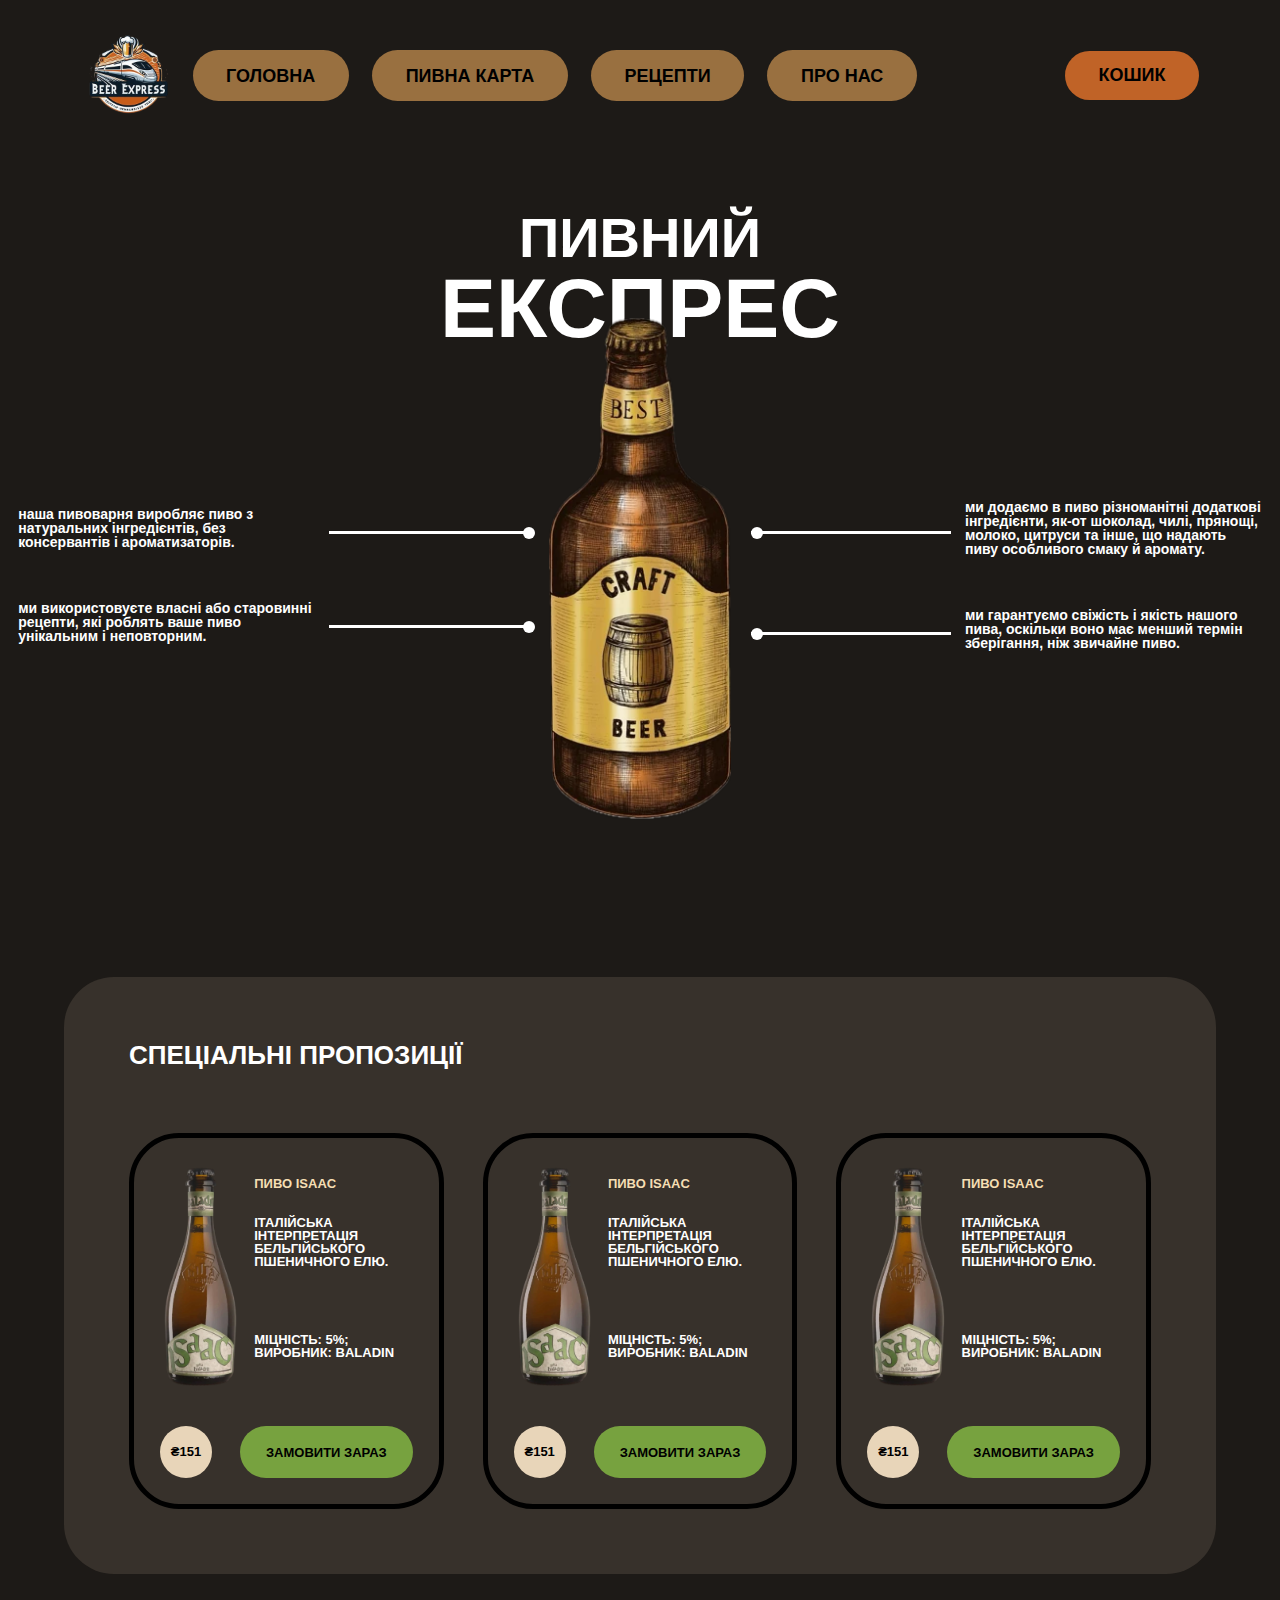
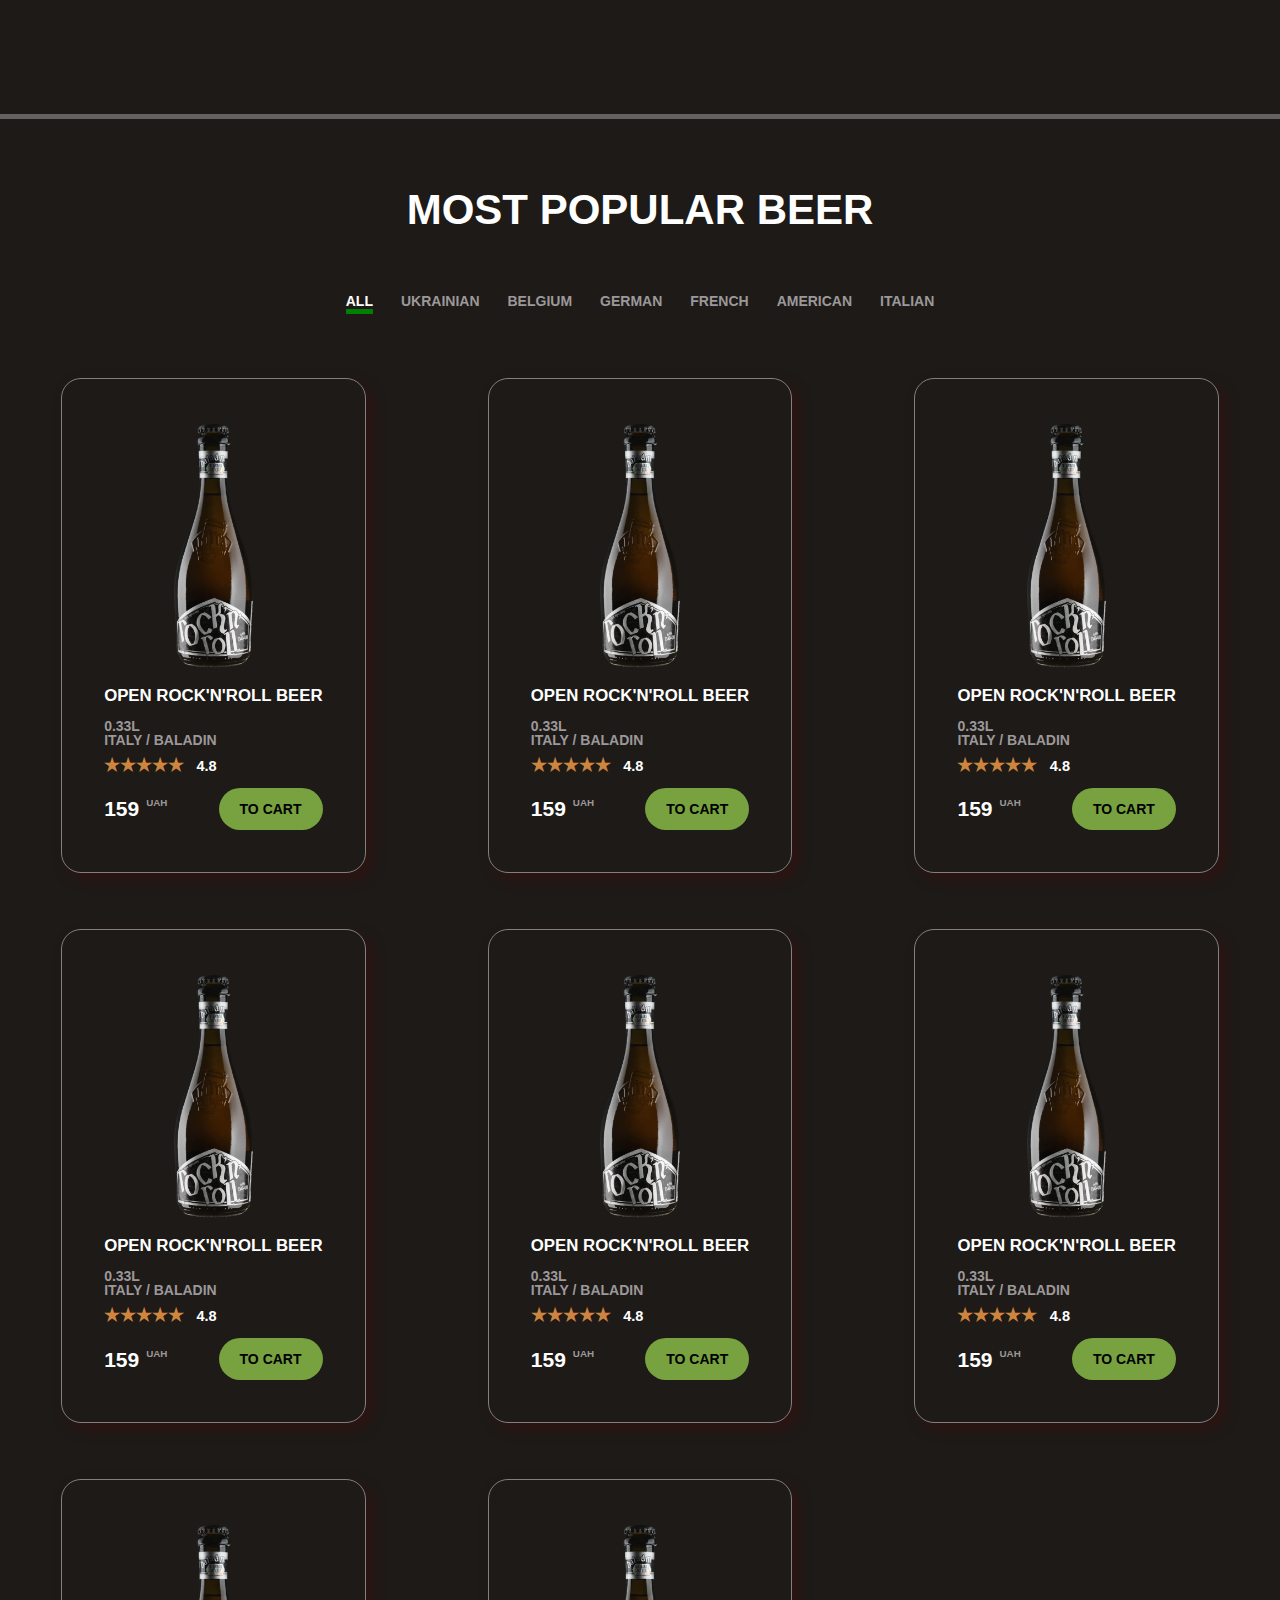
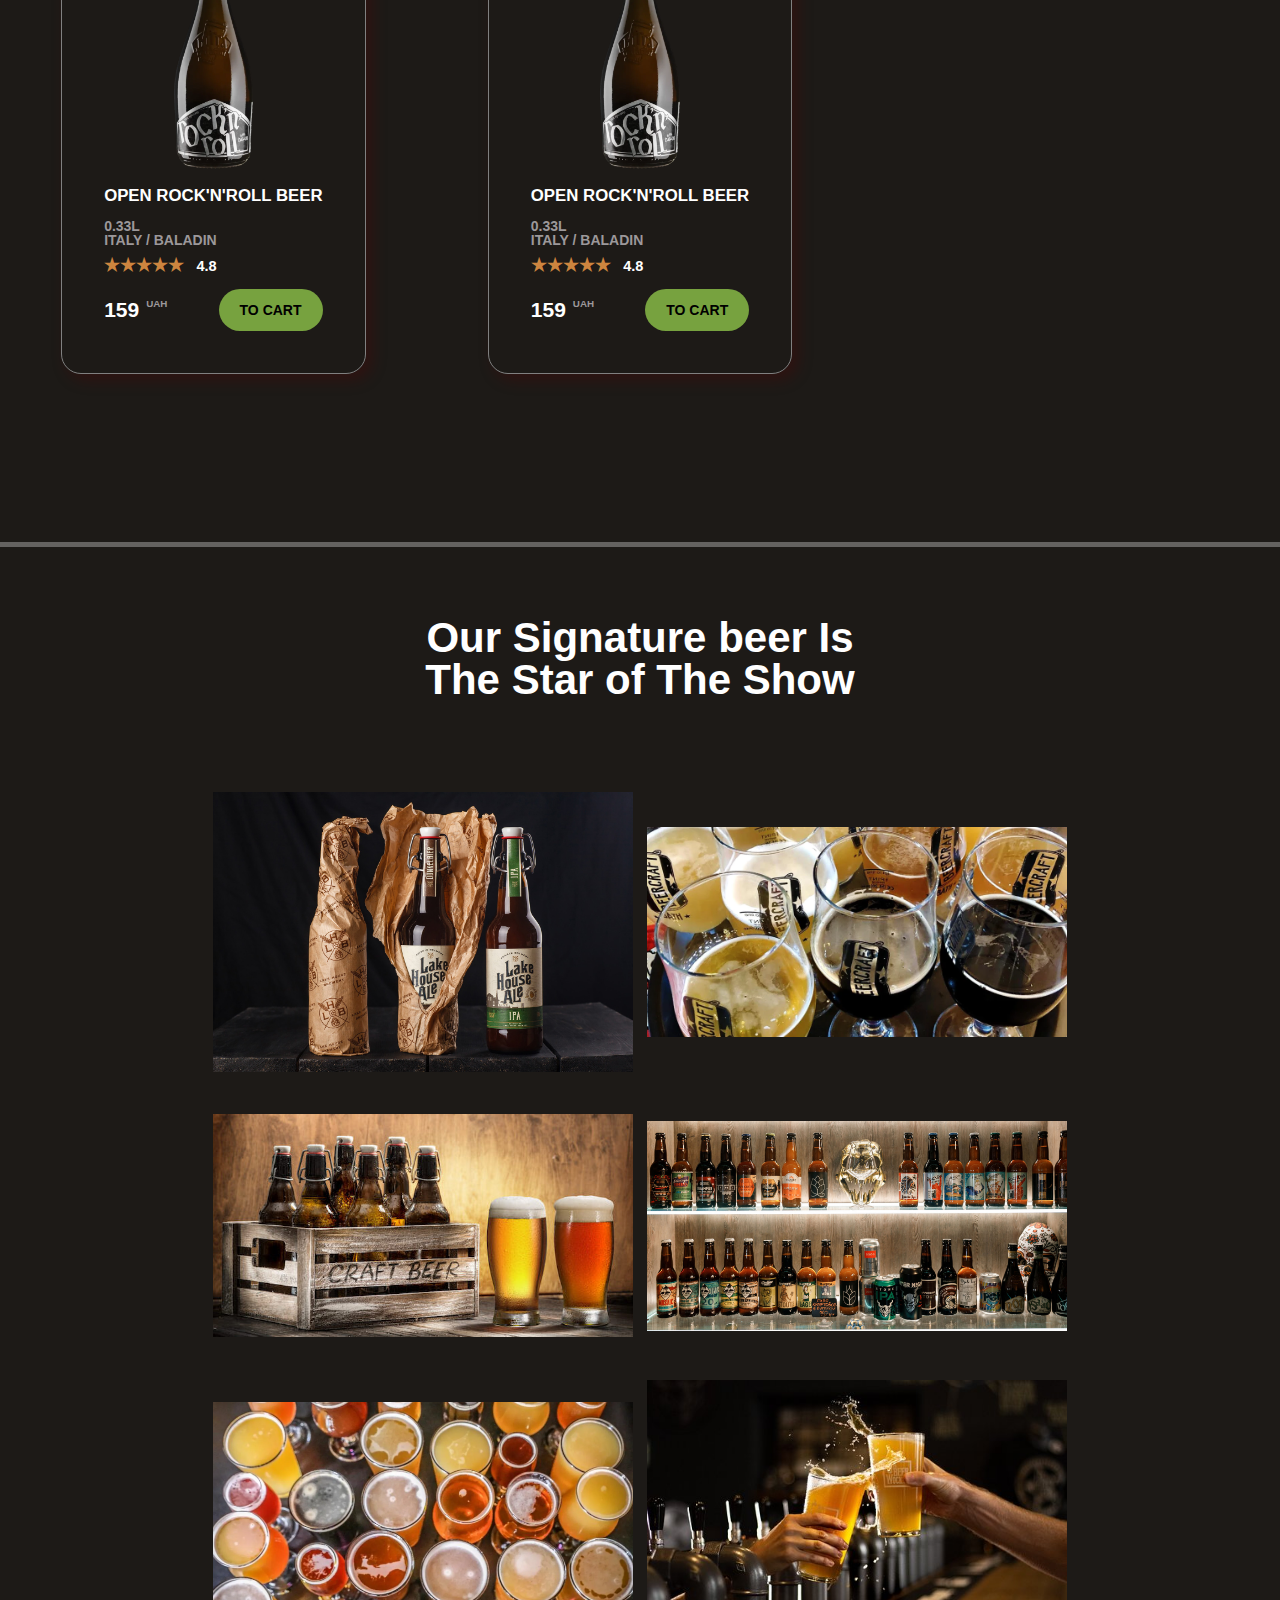
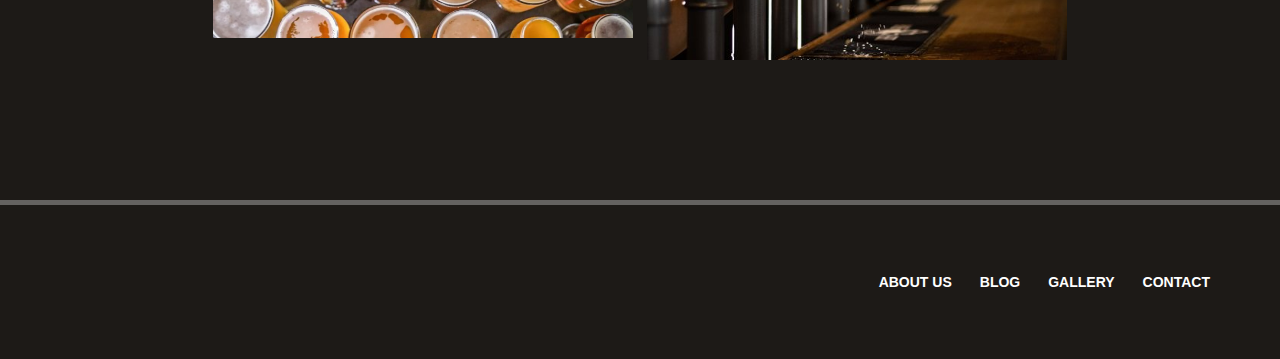
<file: index.html>
<!DOCTYPE html>
<html lang="en">

<head>
    <meta charset="UTF-8">
    <meta name="viewport" content="width=device-width, initial-scale=1.0">
    <link rel="stylesheet" href="styles/default.css">
    <link rel="stylesheet" href="styles/header.css">
    <link rel="stylesheet" href="styles/main.css">
    <link rel="stylesheet" href="styles/mainPage/main.aboutus.css">
    <link rel="stylesheet" href="styles/mainPage/main.offers.css">
    <link rel="stylesheet" href="styles/mainPage/main.shop.css">
    <link rel="stylesheet" href="styles/mainPage/main.images.css">
    <link rel="stylesheet" href="styles/footer.css">
    <title>Beer Express</title>
</head>

<body>
    <header class="header wrapper">
        <div class="header__container">
            <div class="header__nav nav">
                <img src="assets/logo_train.png" alt="Logo" class="nav__image">
                <ul class="nav__menu">
                    <li class="nav__item">
                        <a href="index.html" class="nav__link">Головна</a>
                    </li>
                    <li class="nav__item">
                        <a href="./beers.html" class="nav__link">Пивна карта</a>
                    </li>
                    <li class="nav__item">
                        <a href="./recipes.html" class="nav__link">РЕцепти</a>
                    </li>
                    <li class="nav__item">
                        <a href="./aboutUs.html" class="nav__link">про нас</a>
                    </li>
                </ul>
            </div>
            <div class="header__actions">
                <a href="#" class="header__burger">
                    <img src="assets/burger.svg" alt="Menu">
                </a>
                <a href="#" class="header__button">Кошик</a>
            </div>
        </div>
    </header>
    <main class="main wrapper">

        <section class="main__aboutus aboutus">
            <h2 class="aboutus__title">пивний <span>експрес</span></h2>
            <div class="about-us">
                <div class="about-us__content">
                    <div class="about-us__left">
                        <div class="about-us__text about-us__text--one">
                            <p class="about-us__paragraph">
                                наша пивоварня виробляє пиво з натуральних інгредієнтів, без консервантів і
                                ароматизаторів.
                            </p>
                            <div class="about-us__line about-us__line--one"></div>
                        </div>
                        <div class="about-us__text about-us__text--two">
                            <p class="about-us__paragraph">
                                ми використовуєте власні або старовинні рецепти, які роблять ваше пиво унікальним і
                                неповторним.
                            </p>
                            <div class="about-us__line about-us__line--two"></div>
                        </div>
                    </div>
                    <img class="about-us__middle" src="assets/mainbeer.webp" alt="Beer Image">
                    <div class="about-us__right">
                        <div class="about-us__text about-us__text--three">
                            <p class="about-us__paragraph">
                                ми додаємо в пиво різноманітні додаткові інгредієнти, як-от шоколад, чилі, прянощі,
                                молоко, цитруси та інше, що надають пиву особливого смаку й аромату.
                            </p>
                            <div class="about-us__line about-us__line--three"></div>
                        </div>
                        <div class="about-us__text about-us__text--four">
                            <p class="about-us__paragraph">
                                ми гарантуємо свіжість і якість нашого пива, оскільки воно має менший термін зберігання,
                                ніж звичайне пиво.
                            </p>
                            <div class="about-us__line about-us__line--four"></div>
                        </div>
                    </div>
                </div>
            </div>
        </section>

        <section class="main__offers offers">
            <h2 class="offers__title">Спеціальні пропозиції</h2>
            <div class="offers__list">
                <div class="offers__item">
                    <div class="offers__info">
                        <img src="assets/beerOrderds.webp" alt="" class="offers__image">
                        <div class="offers__details">
                            <h6 class="offers__name">Пиво Isaac</h6>
                            <p class="offers__description">Італійська інтерпретація бельгійського пшеничного елю.</p>
                            <p class="offers__specs">міцність: 5%; виробник: BAladin</p>
                        </div>
                    </div>
                    <div class="offers__actions">
                        <span class="offers__price">₴151</span>
                        <a href="#" class="offers__order-link">Замовити зараз</a>
                    </div>
                </div>
                <div class="offers__item">
                    <div class="offers__info">
                        <img src="assets/beerOrderds.webp" alt="" class="offers__image">
                        <div class="offers__details">
                            <h6 class="offers__name">Пиво Isaac</h6>
                            <p class="offers__description">Італійська інтерпретація бельгійського пшеничного елю.</p>
                            <p class="offers__specs">міцність: 5%; виробник: BAladin</p>
                        </div>
                    </div>
                    <div class="offers__actions">
                        <span class="offers__price">₴151</span>
                        <a href="#" class="offers__order-link">Замовити зараз</a>
                    </div>
                </div>
                <div class="offers__item">
                    <div class="offers__info">
                        <img src="assets/beerOrderds.webp" alt="" class="offers__image">
                        <div class="offers__details">
                            <h6 class="offers__name">Пиво Isaac</h6>
                            <p class="offers__description">Італійська інтерпретація бельгійського пшеничного елю.</p>
                            <p class="offers__specs">міцність: 5%; виробник: BAladin</p>
                        </div>
                    </div>
                    <div class="offers__actions">
                        <span class="offers__price">₴151</span>
                        <a href="#" class="offers__order-link">Замовити зараз</a>
                    </div>
                </div>
            </div>
        </section>


        <section class="main__shop shop">
            <h2 class="shop__title">Most popular beer</h2>
            <ul class="shop__kinds kinds">
                <li class="kinds__item">
                    <a href="" class="kinds__link">All</a>
                </li>
                <li class="kinds__item">
                    <a href="" class="kinds__link">Ukrainian</a>
                </li>
                <li class="kinds__item">
                    <a href="" class="kinds__link">Belgium</a>
                </li>
                <li class="kinds__item">
                    <a href="" class="kinds__link">German</a>
                </li>
                <li class="kinds__item">
                    <a href="" class="kinds__link">French</a>
                </li>
                <li class="kinds__item">
                    <a href="" class="kinds__link">American</a>
                </li>
                <li class="kinds__item">
                    <a href="" class="kinds__link">Italian</a>
                </li>
            </ul>
            <div class="shop__products product">
                <div class="product__container">
                    <div class="product__wrapper">
                        <img src="assets/beerAgain.webp" alt="" class="product__image">
                        <h5 class="product__title">Open Rock'n'Roll beer</h5>
                        <p class="product__qty">0.33l</p>
                        <p class="product__region">Italy / baladin</p>
                        <span class="product__rate">★★★★★ <span>4.8</span></span>
                        <div class="product__actions">
                            <div class="product__price">
                                <p class="product__price__numbers">159</p>
                                <p class="product__price__currency">UAH</p>
                            </div>
                            <a href="" class="product__price__button">TO CART</a>
                        </div>
                    </div>
                </div>

                <div class="product__container">
                    <div class="product__wrapper">
                        <img src="assets/beerAgain.webp" alt="" class="product__image">
                        <h5 class="product__title">Open Rock'n'Roll beer</h5>
                        <p class="product__qty">0.33l</p>
                        <p class="product__region">Italy / baladin</p>
                        <span class="product__rate">★★★★★ <span>4.8</span></span>
                        <div class="product__actions">
                            <div class="product__price">
                                <p class="product__price__numbers">159</p>
                                <p class="product__price__currency">UAH</p>
                            </div>
                            <a href="" class="product__price__button">TO CART</a>
                        </div>
                    </div>
                </div>

                <div class="product__container">
                    <div class="product__wrapper">
                        <img src="assets/beerAgain.webp" alt="" class="product__image">
                        <h5 class="product__title">Open Rock'n'Roll beer</h5>
                        <p class="product__qty">0.33l</p>
                        <p class="product__region">Italy / baladin</p>
                        <span class="product__rate">★★★★★ <span>4.8</span></span>
                        <div class="product__actions">
                            <div class="product__price">
                                <p class="product__price__numbers">159</p>
                                <p class="product__price__currency">UAH</p>
                            </div>
                            <a href="" class="product__price__button">TO CART</a>
                        </div>
                    </div>
                </div>

                <div class="product__container">
                    <div class="product__wrapper">
                        <img src="assets/beerAgain.webp" alt="" class="product__image">
                        <h5 class="product__title">Open Rock'n'Roll beer</h5>
                        <p class="product__qty">0.33l</p>
                        <p class="product__region">Italy / baladin</p>
                        <span class="product__rate">★★★★★ <span>4.8</span></span>
                        <div class="product__actions">
                            <div class="product__price">
                                <p class="product__price__numbers">159</p>
                                <p class="product__price__currency">UAH</p>
                            </div>
                            <a href="" class="product__price__button">TO CART</a>
                        </div>
                    </div>
                </div>

                <div class="product__container">
                    <div class="product__wrapper">
                        <img src="assets/beerAgain.webp" alt="" class="product__image">
                        <h5 class="product__title">Open Rock'n'Roll beer</h5>
                        <p class="product__qty">0.33l</p>
                        <p class="product__region">Italy / baladin</p>
                        <span class="product__rate">★★★★★ <span>4.8</span></span>
                        <div class="product__actions">
                            <div class="product__price">
                                <p class="product__price__numbers">159</p>
                                <p class="product__price__currency">UAH</p>
                            </div>
                            <a href="" class="product__price__button">TO CART</a>
                        </div>
                    </div>
                </div>

                <div class="product__container">
                    <div class="product__wrapper">
                        <img src="assets/beerAgain.webp" alt="" class="product__image">
                        <h5 class="product__title">Open Rock'n'Roll beer</h5>
                        <p class="product__qty">0.33l</p>
                        <p class="product__region">Italy / baladin</p>
                        <span class="product__rate">★★★★★ <span>4.8</span></span>
                        <div class="product__actions">
                            <div class="product__price">
                                <p class="product__price__numbers">159</p>
                                <p class="product__price__currency">UAH</p>
                            </div>
                            <a href="" class="product__price__button">TO CART</a>
                        </div>
                    </div>
                </div>

                <div class="product__container">
                    <div class="product__wrapper">
                        <img src="assets/beerAgain.webp" alt="" class="product__image">
                        <h5 class="product__title">Open Rock'n'Roll beer</h5>
                        <p class="product__qty">0.33l</p>
                        <p class="product__region">Italy / baladin</p>
                        <span class="product__rate">★★★★★ <span>4.8</span></span>
                        <div class="product__actions">
                            <div class="product__price">
                                <p class="product__price__numbers">159</p>
                                <p class="product__price__currency">UAH</p>
                            </div>
                            <a href="" class="product__price__button">TO CART</a>
                        </div>
                    </div>
                </div>

                <div class="product__container">
                    <div class="product__wrapper">
                        <img src="assets/beerAgain.webp" alt="" class="product__image">
                        <h5 class="product__title">Open Rock'n'Roll beer</h5>
                        <p class="product__qty">0.33l</p>
                        <p class="product__region">Italy / baladin</p>
                        <span class="product__rate">★★★★★ <span>4.8</span></span>
                        <div class="product__actions">
                            <div class="product__price">
                                <p class="product__price__numbers">159</p>
                                <p class="product__price__currency">UAH</p>
                            </div>
                            <a href="" class="product__price__button">TO CART</a>
                        </div>
                    </div>
                </div>
        </section>

        <section class="main__images images">
            <h2 class="images__title">Our Signature beer Is The Star of The Show</h2>
            <div class="images__template">
                <img src="assets/imageFirst.png" alt="beer" class="images__img">
                <img src="assets/imageSecond.png" alt="more beer" class="images__img">
                <img src="assets/imagesThird.png" alt="omg another image of beer" class="images__img">
                <img src="assets/imageFourth.png" alt="i want more beer" class="images__img"">
                <img src=" assets/imageFifth.png" alt="pls beer" class="images__img">
                <img src="assets/imageSix.png" alt="be" class="images__img">
            </div>
        </section>

        <section class="main__delivering"></section>

    </main>
    <footer class="footer">
        <div class="footer__info wrapper">
            <ul>
                <li>
                    <a href="./aboutUs.html">about us</a>
                </li>
                <li>
                    <a href="">Blog</a>
                </li>
                <li>
                    <a href="">gallery</a>
                </li>
                <li>
                    <a href="">contact</a>
                </li>
            </ul>
        </div>
    </footer>
</body>

</html>
</file>
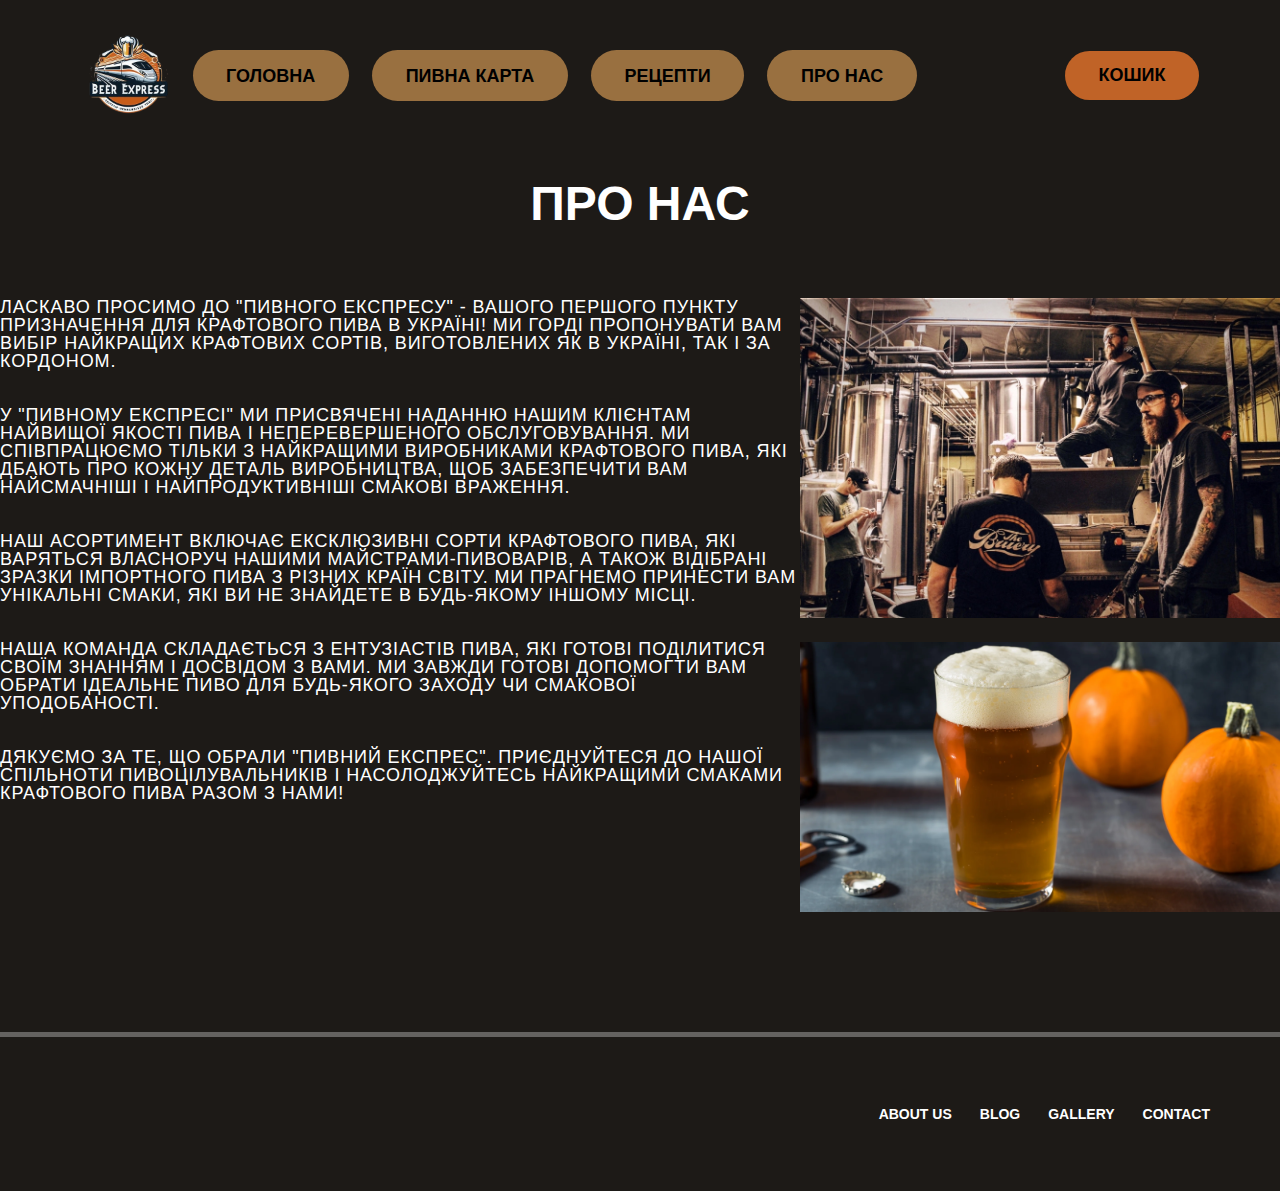
<file: aboutUs.html>
<!DOCTYPE html>
<html lang="en">

<head>
    <meta charset="UTF-8">
    <meta name="viewport" content="width=device-width, initial-scale=1.0">
    <link rel="stylesheet" href="./styles/footer.css">
    <link rel="stylesheet" href="./styles/header.css">
    <link rel="stylesheet" href="./styles/default.css">
    <link rel="stylesheet" href="./styles/main.css">
    <link rel="stylesheet" href="./styles/mainAboutUs/main.aboutUs.css">
    <title>Про нас</title>
</head>

<body>
    <header class="header wrapper">
        <div class="header__container">
            <div class="header__nav nav">
                <img src="assets/logo_train.png" alt="Logo" class="nav__image">
                <ul class="nav__menu">
                    <li class="nav__item">
                        <a href="index.html" class="nav__link">Головна</a>
                    </li>
                    <li class="nav__item">
                        <a href="./beers.html" class="nav__link">Пивна карта</a>
                    </li>
                    <li class="nav__item">
                        <a href="./recipes.html" class="nav__link">Рецепти</a>
                    </li>
                    <li class="nav__item">
                        <a href="./aboutUs.html" class="nav__link">про нас</a>
                    </li>
                </ul>
            </div>
            <div class="header__actions">
                <a href="#" class="header__burger">
                    <img src="assets/burger.svg" alt="Menu">
                </a>
                <a href="#" class="header__button">Кошик</a>
            </div>
        </div>
    </header>
    <main class="main wrapper">
        <h2 class="main__title">ПРо нас</h2>
        <div class="main__container">
            <div class="main__info">
                <p>
                    Ласкаво просимо до "Пивного експресу" - вашого першого пункту призначення для крафтового пива в
                    Україні!
                    Ми горді
                    пропонувати вам вибір найкращих крафтових сортів, виготовлених як в Україні, так і за кордоном.
                </p>
                <p>
                    У "Пивному експресі" ми присвячені наданню нашим клієнтам найвищої якості пива і неперевершеного
                    обслуговування. Ми
                    співпрацюємо тільки з найкращими виробниками крафтового пива, які дбають про кожну деталь
                    виробництва,
                    щоб забезпечити
                    вам найсмачніші і найпродуктивніші смакові враження.
                </p>
                <p>
                    Наш асортимент включає ексклюзивні сорти крафтового пива, які варяться власноруч нашими
                    майстрами-пивоварів, а також
                    відібрані зразки імпортного пива з різних країн світу. Ми прагнемо принести вам унікальні смаки, які
                    ви
                    не знайдете в
                    будь-якому іншому місці.
                </p>
                <p>
                    Наша команда складається з ентузіастів пива, які готові поділитися своїм знанням і досвідом з вами.
                    Ми
                    завжди готові
                    допомогти вам обрати ідеальне пиво для будь-якого заходу чи смакової уподобаності.
                </p>
                <p>
                    Дякуємо за те, що обрали "Пивний експрес". Приєднуйтеся до нашої спільноти пивоцілувальників і
                    насолоджуйтесь найкращими
                    смаками крафтового пива разом з нами!
                </p>
            </div>
            <div class="main__images">
                <img src="assets/aboutUsFirst.jpg" alt="">
                <img src="assets/aboutusSecond.webp" alt="">
            </div>
        </div>
        </div>
    </main>
    <footer class="footer">
        <div class="footer__info wrapper">
            <ul>
                <li>
                    <a href="./aboutUs.html">about us</a>
                </li>
                <li>
                    <a href="">Blog</a>
                </li>
                <li>
                    <a href="">gallery</a>
                </li>
                <li>
                    <a href="">contact</a>
                </li>
            </ul>
        </div>
    </footer>
</body>
</body>

</html>
</file>
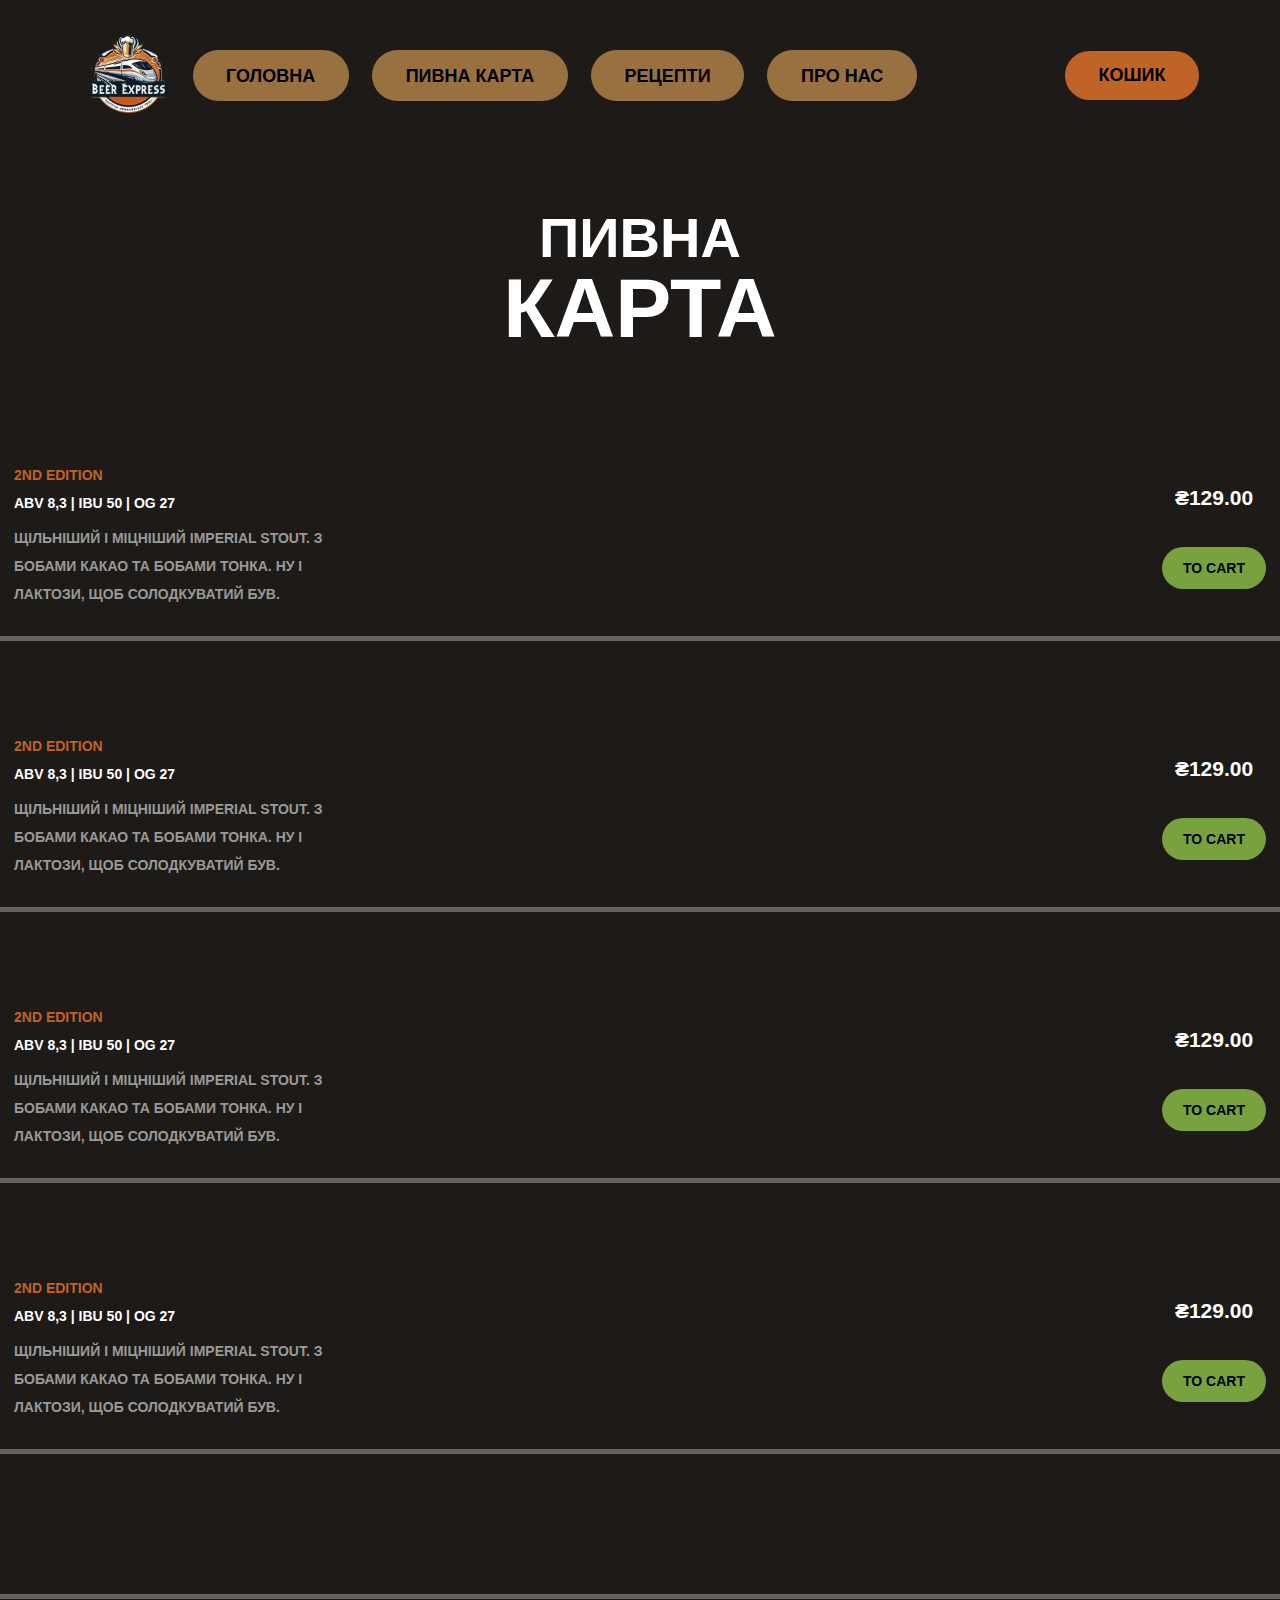
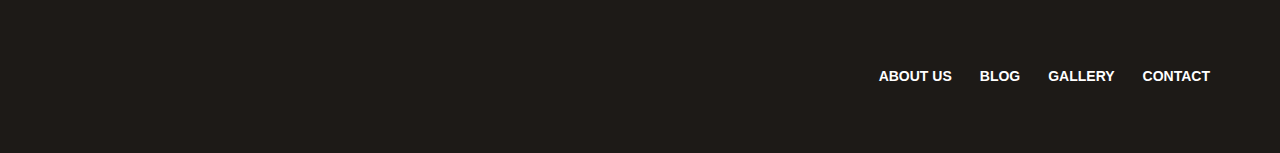
<file: beers.html>
<!DOCTYPE html>
<html lang="en">

<head>
    <meta charset="UTF-8">
    <meta name="viewport" content="width=device-width, initial-scale=1.0">
    <link rel="stylesheet" href="./styles/footer.css">
    <link rel="stylesheet" href="./styles/header.css">
    <link rel="stylesheet" href="./styles/default.css">
    <link rel="stylesheet" href="./styles/main.css">
    <link rel="stylesheet" href="./styles/mainBeer/main.beerCard.css">
    <title>Пиво</title>
</head>

<body>
    <header class="header wrapper">
        <div class="header__container">
            <div class="header__nav nav">
                <img src="assets/logo_train.png" alt="Logo" class="nav__image">
                <ul class="nav__menu">
                    <li class="nav__item">
                        <a href="index.html" class="nav__link">Головна</a>
                    </li>
                    <li class="nav__item">
                        <a href="./beers.html" class="nav__link">Пивна карта</a>
                    </li>
                    <li class="nav__item">
                        <a href="./recipes.html" class="nav__link">РЕцепти</a>
                    </li>
                    <li class="nav__item">
                        <a href="./aboutUs.html" class="nav__link">про нас</a>
                    </li>
                </ul>
            </div>
            <div class="header__actions">
                <a href="#" class="header__burger">
                    <img src="assets/burger.svg" alt="Menu">
                </a>
                <a href="#" class="header__button">Кошик</a>
            </div>
        </div>
    </header>
    <main class="main wrapper">
        <h2 class="main__title">пивна <span>карта</span></h2>
        <div class="main__list">
            <div class="main__item item">
                <div class="item__description">
                    <h4 class="item__title">2nd Edition</h4>
                    <p class="item__specs">Abv 8,3 | Ibu 50 | Og 27</p>
                    <p class="item__details">Щільніший і міцніший Imperial Stout. З бобами какао та бобами тонка. Ну і
                        лактози, щоб солодкуватий був.</p>
                </div>
                <div class="item__actions">
                    <p class="item__price">₴129.00</p>
                    <a href="" class="item__button">TO CART</a>
                </div>
            </div>
            <div class="main__item item">
                <div class="item__description">
                    <h4 class="item__title">2nd Edition</h4>
                    <p class="item__specs">Abv 8,3 | Ibu 50 | Og 27</p>
                    <p class="item__details">Щільніший і міцніший Imperial Stout. З бобами какао та бобами тонка. Ну і
                        лактози, щоб солодкуватий був.</p>
                </div>
                <div class="item__actions">
                    <p class="item__price">₴129.00</p>
                    <a href="" class="item__button">TO CART</a>
                </div>
            </div>
            <div class="main__item item">
                <div class="item__description">
                    <h4 class="item__title">2nd Edition</h4>
                    <p class="item__specs">Abv 8,3 | Ibu 50 | Og 27</p>
                    <p class="item__details">Щільніший і міцніший Imperial Stout. З бобами какао та бобами тонка. Ну і
                        лактози, щоб солодкуватий був.</p>
                </div>
                <div class="item__actions">
                    <p class="item__price">₴129.00</p>
                    <a href="" class="item__button">TO CART</a>
                </div>
            </div>
            <div class="main__item item">
                <div class="item__description">
                    <h4 class="item__title">2nd Edition</h4>
                    <p class="item__specs">Abv 8,3 | Ibu 50 | Og 27</p>
                    <p class="item__details">Щільніший і міцніший Imperial Stout. З бобами какао та бобами тонка. Ну і
                        лактози, щоб солодкуватий був.</p>
                </div>
                <div class="item__actions">
                    <p class="item__price">₴129.00</p>
                    <a href="" class="item__button">TO CART</a>
                </div>
            </div>
        </div>
    </main>
    <footer class="footer">
        <div class="footer__info wrapper">
            <ul>
                <li>
                    <a href="./aboutUs.html">about us</a>
                </li>
                <li>
                    <a href="">Blog</a>
                </li>
                <li>
                    <a href="">gallery</a>
                </li>
                <li>
                    <a href="">contact</a>
                </li>
            </ul>
        </div>
    </footer>
</body>

</html>
</file>
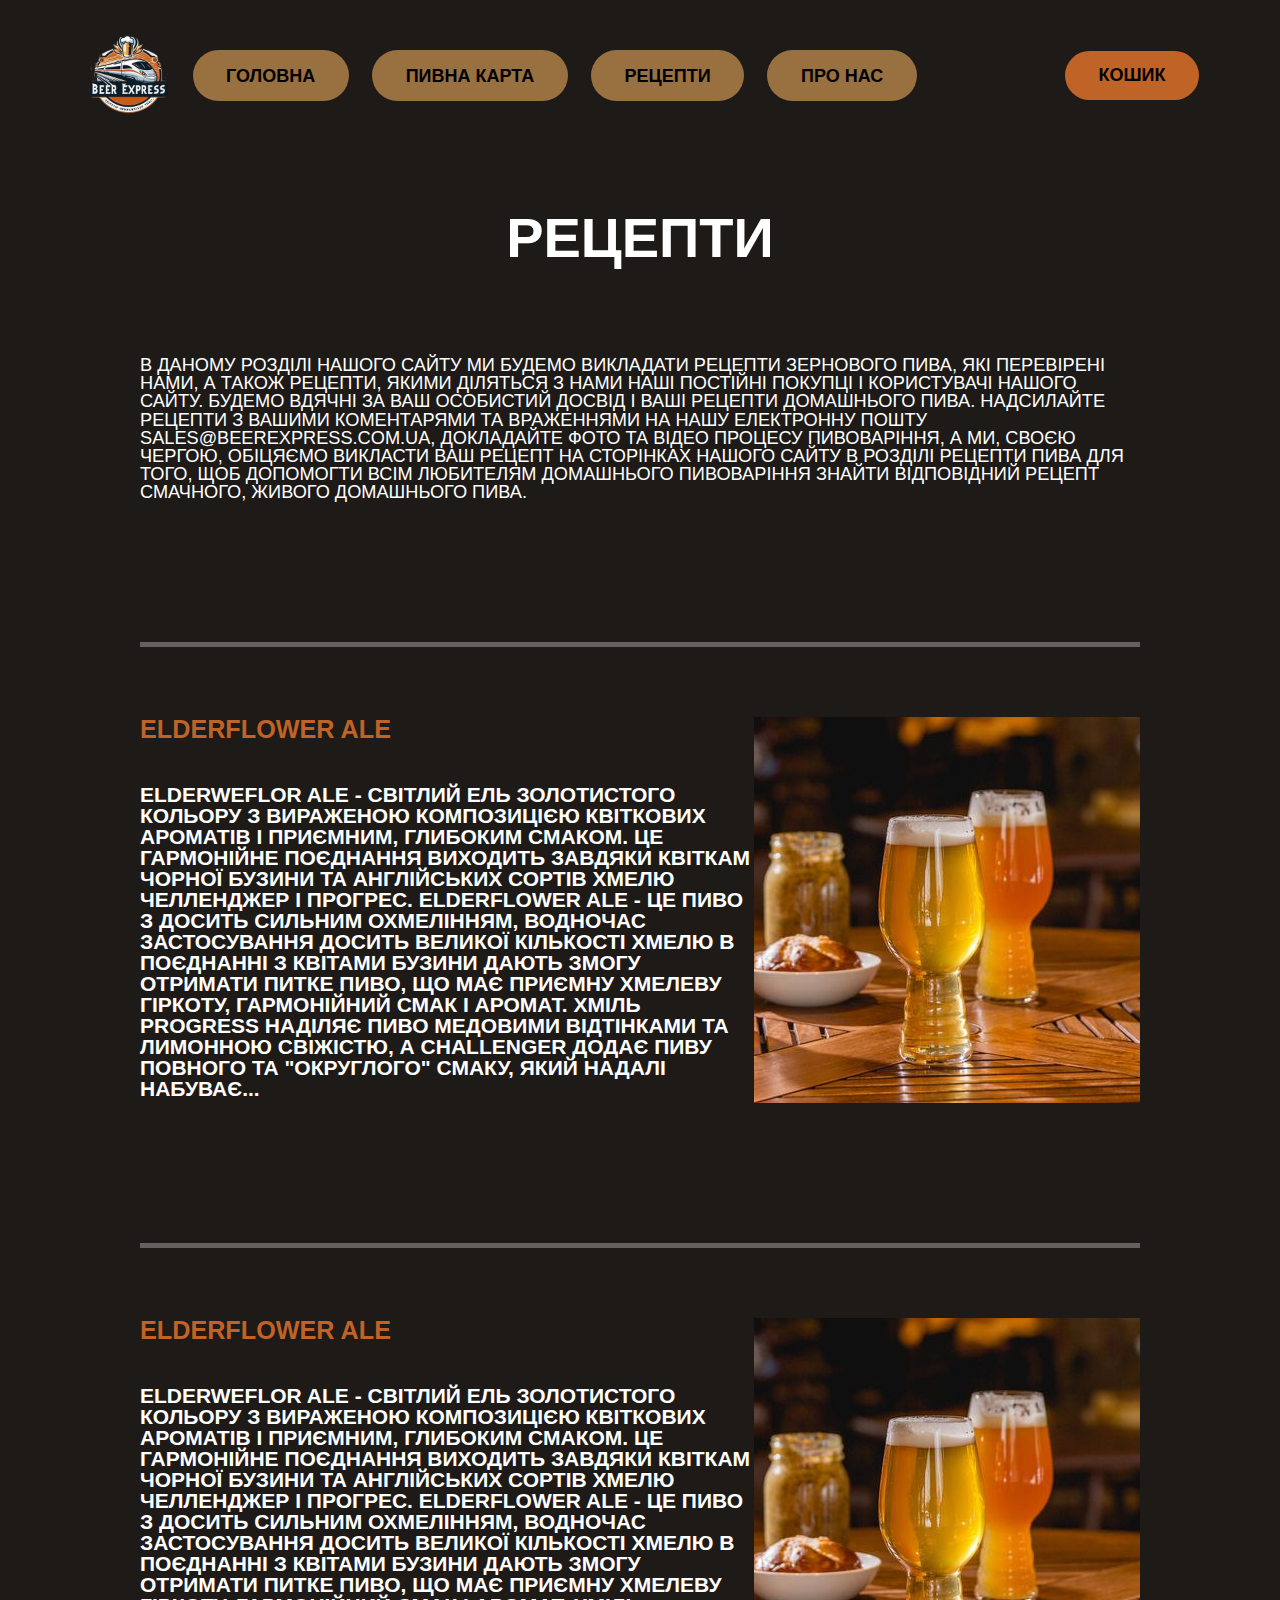
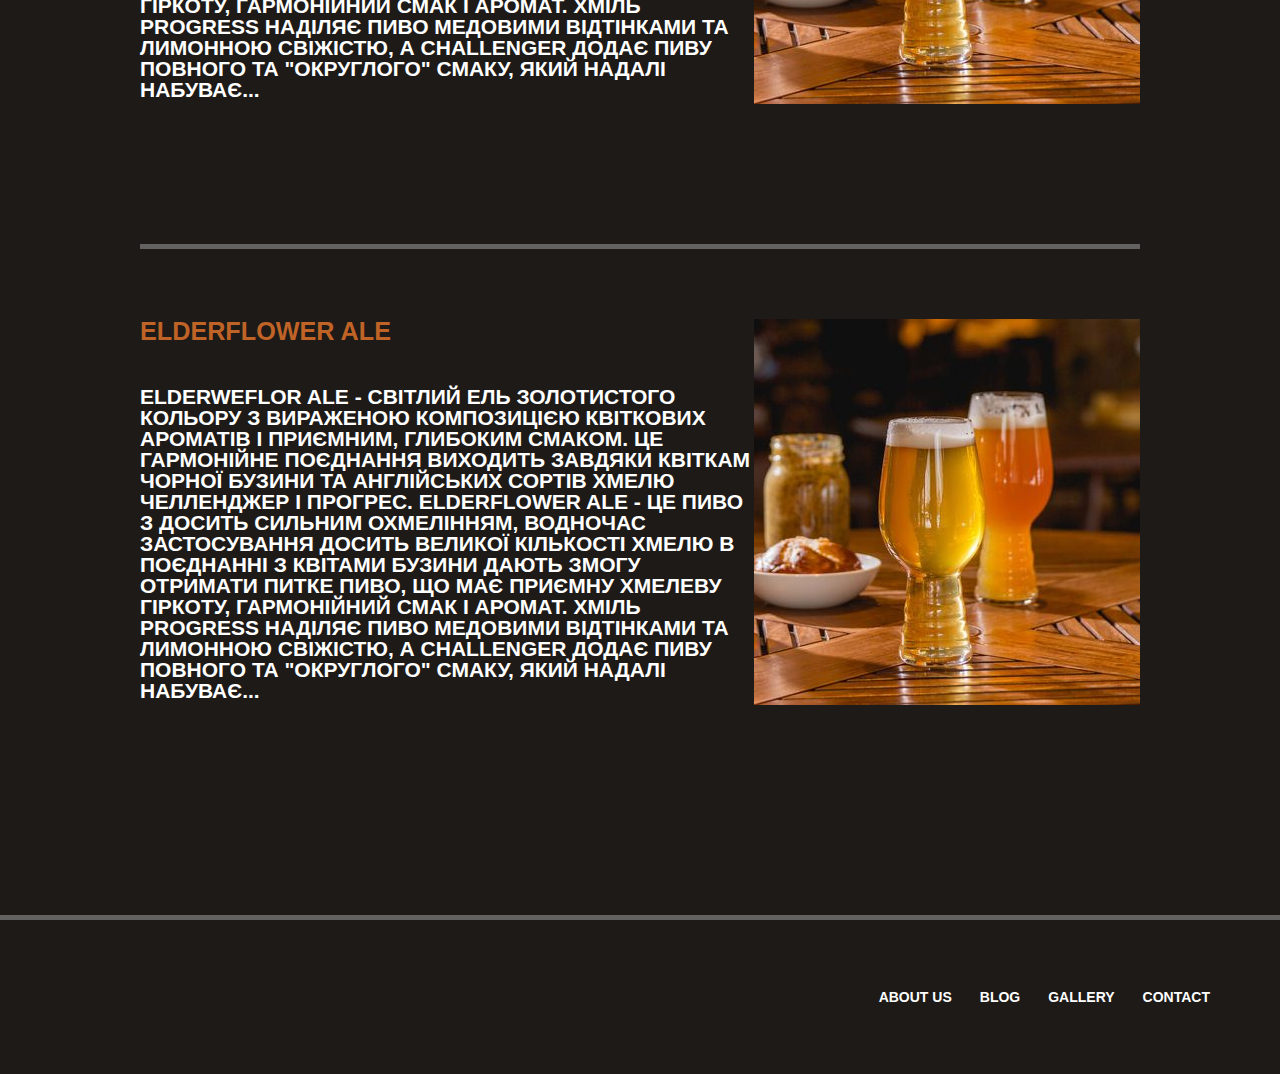
<file: recipes.html>
<!DOCTYPE html>
<html lang="en">

<head>
    <meta charset="UTF-8">
    <meta name="viewport" content="width=device-width, initial-scale=1.0">
    <link rel="stylesheet" href="./styles/footer.css">
    <link rel="stylesheet" href="./styles/header.css">
    <link rel="stylesheet" href="./styles/default.css">
    <link rel="stylesheet" href="./styles/main.css">
    <link rel="stylesheet" href="./styles/mainRecipes/main.recipes.css">
    <title>Рецепти</title>
</head>

<body>
    <header class="header wrapper">
        <div class="header__container">
            <div class="header__nav nav">
                <img src="assets/logo_train.png" alt="Logo" class="nav__image">
                <ul class="nav__menu">
                    <li class="nav__item">
                        <a href="index.html" class="nav__link">Головна</a>
                    </li>
                    <li class="nav__item">
                        <a href="./beers.html" class="nav__link">Пивна карта</a>
                    </li>
                    <li class="nav__item">
                        <a href="./recipes.html" class="nav__link">РЕцепти</a>
                    </li>
                    <li class="nav__item">
                        <a href="./aboutUs.html" class="nav__link">про нас</a>
                    </li>
                </ul>
            </div>
            <div class="header__actions">
                <a href="#" class="header__burger">
                    <img src="assets/burger.svg" alt="Menu">
                </a>
                <a href="#" class="header__button">Кошик</a>
            </div>
        </div>
    </header>
    <main class="main wrapper">
        <h3 class="main__title">Рецепти</h3>
        <p class="main__description">
            В даному розділі нашого сайту ми будемо викладати рецепти зернового пива, які перевірені нами, а також
            рецепти, якими
            діляться з нами наші постійні покупці і користувачі нашого сайту. Будемо вдячні за ваш особистий досвід і
            ваші рецепти
            домашнього пива. Надсилайте рецепти з вашими коментарями та враженнями на нашу електронну пошту
            sales@beerexpress.com.ua, докладайте фото та відео процесу пивоваріння, а ми, своєю чергою, обіцяємо
            викласти ваш рецепт
            на сторінках нашого сайту в розділі РЕЦЕПТИ ПИВА для того, щоб допомогти всім любителям домашнього
            пивоваріння знайти
            відповідний рецепт смачного, живого домашнього пива.
        </p>
        <div class="main__cards card">
            <div class="card__container">
                <div class="card__info">
                    <h5 class="card__title">elderflower ale</h5>
                    <p class="card__description">
                        Elderweflor Ale - світлий ель золотистого кольору з вираженою композицією квіткових ароматів і
                        приємним, глибоким
                        смаком. Це гармонійне поєднання виходить завдяки квіткам чорної бузини та англійських сортів
                        хмелю Челленджер і Прогрес.
                        Elderflower Ale - це пиво з досить сильним охмелінням, водночас застосування досить великої
                        кількості хмелю в поєднанні
                        з квітами бузини дають змогу отримати питке пиво, що має приємну хмелеву гіркоту, гармонійний
                        смак і аромат. Хміль
                        Progress наділяє пиво медовими відтінками та лимонною свіжістю, а Challenger додає пиву повного
                        та "округлого" смаку,
                        який надалі набуває...
                    </p>
                </div>
                <img src="assets/recepie.jpg" alt="" class="card__image">
            </div>
            <div class="card__container">
                <div class="card__info">
                    <h5 class="card__title">elderflower ale</h5>
                    <p class="card__description">
                        Elderweflor Ale - світлий ель золотистого кольору з вираженою композицією квіткових ароматів і
                        приємним, глибоким
                        смаком. Це гармонійне поєднання виходить завдяки квіткам чорної бузини та англійських сортів
                        хмелю Челленджер і Прогрес.
                        Elderflower Ale - це пиво з досить сильним охмелінням, водночас застосування досить великої
                        кількості хмелю в поєднанні
                        з квітами бузини дають змогу отримати питке пиво, що має приємну хмелеву гіркоту, гармонійний
                        смак і аромат. Хміль
                        Progress наділяє пиво медовими відтінками та лимонною свіжістю, а Challenger додає пиву повного
                        та "округлого" смаку,
                        який надалі набуває...
                    </p>
                </div>
                <img src="assets/recepie.jpg" alt="" class="card__image">
            </div>
            <div class="card__container">
                <div class="card__info">
                    <h5 class="card__title">elderflower ale</h5>
                    <p class="card__description">
                        Elderweflor Ale - світлий ель золотистого кольору з вираженою композицією квіткових ароматів і
                        приємним, глибоким
                        смаком. Це гармонійне поєднання виходить завдяки квіткам чорної бузини та англійських сортів
                        хмелю Челленджер і Прогрес.
                        Elderflower Ale - це пиво з досить сильним охмелінням, водночас застосування досить великої
                        кількості хмелю в поєднанні
                        з квітами бузини дають змогу отримати питке пиво, що має приємну хмелеву гіркоту, гармонійний
                        смак і аромат. Хміль
                        Progress наділяє пиво медовими відтінками та лимонною свіжістю, а Challenger додає пиву повного
                        та "округлого" смаку,
                        який надалі набуває...
                    </p>
                </div>
                <img src="assets/recepie.jpg" alt="" class="card__image">
            </div>
        </div>
    </main>
    <footer class="footer">
        <div class="footer__info wrapper">
            <ul>
                <li>
                    <a href="./aboutUs.html">about us</a>
                </li>
                <li>
                    <a href="">Blog</a>
                </li>
                <li>
                    <a href="">gallery</a>
                </li>
                <li>
                    <a href="">contact</a>
                </li>
            </ul>
        </div>
    </footer>
</body>
</body>

</html>
</file>
<file: styles/default.css>
*,
*::before,
*::after {
    padding: 0;
    margin: 0;
    border: 0;
    box-sizing: border-box;
}
a{
    text-decoration: none;
}
ul,
ol,
li {
    list-style: none;
}
img {
    vertical-align: top;
}
h1,
h2,
h3,
h4,
h5,
h6 {
    font-weight: inherit;
    font-size: inherit;
}
html,
body {
    height: 100%;
    line-height: 1;
    background-color: #1d1a17;
        font-family: 'Open Sans', Helvetica, Arial, sans-serif;
}
body::-webkit-scrollbar {
  width: 12px;
}

body::-webkit-scrollbar-track {
  background: #f4f4f4;
}

body::-webkit-scrollbar-thumb {
  background-color: #f9d83c;
  border-radius: 20px; 
}

body::-webkit-scrollbar-thumb:vertical {
  background: linear-gradient(#f9d83c, #c89b27);
}

body::-webkit-scrollbar-thumb:hover {
  background-color: #f7ca36; 
}


.wrapper {
    margin: 1em;
    color: wheat;
    max-width: 1600px;
    margin: 0 auto;
}
</file>
<file: styles/header.css>
/* General Styles */
.header {
    position: fixed; /* Фиксированное положение */
    top: 0; /* Закрепление сверху */
    width: 100%; /* Ширина равна 100% экрана */
    z-index: 1000; /* Устанавливаем z-index, чтобы header был выше других элементов */
    /* Добавим немного тени для выделения */
    /* Выравнивание заголовка по центру */
    background-color: #1d1a17;
    left: 0;
    right: 0;
    margin-left: auto;
    margin-right: auto;
}

.header__container {
    display: flex;
    justify-content: space-between;
    align-items: center;
    padding: 30px 4.5em;
    font-size: 18px;
    position: relative;
}

.header__nav {
    display: flex;
    align-items: center;
    gap: 1.2em;
}

.nav__menu {
    display: flex;
    gap: 1.3em;
    align-items: center;
}

.nav__image {
    width: 5em;
    height: 5em;
}

.header__burger {
    display: none;
}
.header__actions{
    display: flex;
    align-items: center;
    gap: 1em;
}


.header__button {
    padding: 0.75em 1.75em;
    border-radius: 9999px;
    border: 2px solid transparent;
    font-weight: 600;
    color: #000000;
    text-transform: uppercase;
    transition: color 300ms cubic-bezier(0.4, 0, 0.2, 1),
                background-color 300ms cubic-bezier(0.4, 0, 0.2, 1),
                border-color 300ms cubic-bezier(0.4, 0, 0.2, 1);
    background: #c06327;
}

.header__button:hover {
    background-color: transparent;
    border-color: #c06327;
    color: #c06327;
}

.nav__link {
    padding: 0.75em 1.75em;
    border-radius: 9999px;
    border: 2px solid transparent;
    font-weight: 600;
    color: #000000;
    text-transform: uppercase;
    transition: color 300ms cubic-bezier(0.4, 0, 0.2, 1),
                background-color 300ms cubic-bezier(0.4, 0, 0.2, 1),
                border-color 300ms cubic-bezier(0.4, 0, 0.2, 1);
    background: #997040;
}

.nav__link:hover {
    background-color: transparent;
    border-color: #997040;
    color: #997040;
}

@media (max-width: 992px) {
    .header__container {
        font-size: 12px;
    }
}

@media (max-width: 768px) {
    .header__container {
        font-size: 10px;
    }
}

@media (max-width: 640px) {
    .nav__menu {
        display: none;
    }
    .header__burger {
        display: block;
        min-width: 20px;
        min-height: 20px;
        padding: .5em;
        background-color: #c06327;
        border-radius: 9999px;

    }
    .header__burger > img {
        width: 15px;
        height: 15px;
    }
}
</file>
<file: styles/main.css>
.main{
    font-size: 16px;
    display: flex;
    flex-direction: column;
    gap: 10em;
    margin-top: 15em;
}

@media (max-width: 1300px) {
    .main {
        font-size: 14px;
    }
}

@media (max-width: 992px) {
    .main {
        font-size: 12px;
    }
}

@media (max-width: 768px) {
    .main {
        font-size: 10px;
    }
}

@media (max-width: 640px) {
    .main {
        font-size: 8px;
    }
}
</file>
<file: styles/mainPage/main.aboutus.css>
.about-us {
  position: relative;
}

.about-us__content {
  display: flex;
  align-items: center;
  justify-content: center;
  position: relative;
  padding: 1.3em;
}

.about-us__left, 
.about-us__right {
  flex: 1;
}

.about-us__text {
  margin-bottom: 20px;
  margin-top: 3em;
}

.about-us__text--one, 
.about-us__text--two {
  display: flex;
  align-items: center;
  gap: 1em;
}

.about-us__text--three, 
.about-us__text--four {
  display: flex;
  flex-direction: row-reverse;
  align-items: center;
  gap: 1em;
}

.about-us__paragraph {
  color: #ffffff;
  font-size: 1em;
  font-weight: 600;
  margin-bottom: 10px;
  max-width: 400px;
}

.about-us__line {
  position: relative; 
  height: 3px;
  background-color: #ffffff;
  min-width: 200px;
}

.about-us__line::after {
  content: '';
  position: absolute;
  top: 50%;
  transform: translateY(-50%);
  width: 12px; 
  height: 12px;
  background-color: #ffffff; 
  border-radius: 50%;
}

.about-us__line--one::after, 
.about-us__line--two::after {
  right: -6px;
}

.about-us__middle {
  max-width: 13em;
  margin: 0 20px;
}

.aboutus__title {
  text-align: center;
  color: #ffffff;
  font-size: 4em;
  font-weight: 800;
  margin-bottom: -50px;
  text-transform: uppercase;
}

.aboutus__title span {
  display: block;
  font-size: 1.5em;
  margin-top: 0px;
}



@media (max-width: 640px) {
    .about-us__middle {
        display: none;
    }

    .about-us__content{
        display: flex;
        flex-direction: column;
        margin-top: 10em;
    }

    .about-us__text{
        display: flex;
        flex-direction: column;
        max-width: 300px;
        font-size: 14px;
        text-align: center  ;
    }

    .about-us__line::after{
        display: none;
    }
}
</file>
<file: styles/mainPage/main.offers.css>
.offers{
    background-color: #37312b;
    border-radius: 50px;
    display: flex;
    flex-direction: column;
    font-size: 16px;
    padding: 5em;
    gap: 5em;
    max-width: 90%;
    margin: 0% auto;
}

.offers__title{
    font-size: 2em;
    font-weight: 700;
    color: white;
    text-transform: uppercase;

}

.offers__list{
    display: flex;
    gap: 3em;
}

.offers__item{
    border: 5px solid black;
    padding: 2em;
    border-radius: 50px;
    display: flex;
    flex-direction: column;
    gap: 2em;
}

.offers__info{
    display: flex;
    gap: 1em;
}

.offers__details{
    display: flex;
    flex-direction: column;
    gap: 2em;
    margin-top: 1em;
    font-weight: 600;
    text-transform: uppercase;
}


.offers__description{
    max-width: 12em;
    color: white;
}

.offers__specs{
    color: white;
    margin-top: 3em;
}

.offers__actions{
    display: flex;
    justify-content: space-between;
    align-items: center;
}

.offers__price{
    display: inline-block;
    width: 4em; 
    height: 4em; 
    background-color: #e8d5b9;
    border-radius: 9999px;
    text-align: center;
    color: black;
    line-height: 4em; 
    font-weight: 600;

}

.offers__order-link{
    padding: 1.5em 2em;
    align-self: center;
    border-radius: 50px;
    background-color: #77a23f;
    color: black;
    font-weight: 600;
    text-transform: uppercase;
}

.offers__image{
    width: 6.25em;
    height: auto;
    margin-bottom: 10px;
}



@media (max-width: 1300px) {
    .offers {
        font-size: 13px;
    }
}

@media (max-width: 1190px) {
    .offers {
        font-size: 12px;
    }
}

@media (max-width: 1030px) {
    .offers {
        font-size: 10px;
    }
}

@media (max-width: 870px) {
    .offers__list{
    display: flex;
    gap: 5em;
    flex-direction: column;
}

.offers__title{
    text-align: center;
}

}
</file>
<file: styles/mainPage/main.shop.css>
.main__shop {
    display: flex;
    flex-direction: column;
    gap: 3em;
    font-size: 1em;
    text-transform: uppercase;
    border-top: 5px solid #646260;
    padding-top: 5em;
}

.shop__title {
    font-weight: 800;
    color: white;
    font-size: 3em;
    align-self: center;
    margin-bottom: .5em;
}

.shop__kinds {
    display: flex;
    margin: 0 auto;
    gap: 2em;
    align-items: center;
    font-weight: 700;
}

.shop__kinds .kinds__item:first-child > a {
    color: white;
    border-bottom: 5px solid green;
}

.kinds__item > a{
    color: #9c989a;
    border-bottom: 5px solid transparent;
}

.shop__products {
    display: grid;
    grid-template-columns: repeat(4, 1fr);

}


.product__container {
    display: flex;
    flex-direction: column;
    padding: 2em;
}

.product__wrapper {
    width: fit-content;
    border: 1px solid gray;
    margin: 0 auto;
    padding: 3em;
    box-shadow: 6px 6px 15px rgba(90, 0, 0, 0.3);
    border-radius: 20px;
    display: flex;
    flex-direction: column;
    transition: transform 0.5s ease-in-out;
}

.product__wrapper:hover {
    animation: hoverEffect 1s ease-in-out forwards;
}

@keyframes hoverEffect {
    0% {
        transform: scale(1);
    }
    50% {
        transform: scale(1.1);
    }
    100% {
        transform: scale(1.1) rotate(360deg);
    }
}


.product__image {
    width: 6.25em;
    height: auto;
    align-self: center;
}

.product__title {
    color: white;
    font-weight: 700;
    margin-top: 1em;
    font-size: 1.2em;
}

.product__qty {
    color: #9c989a;   
    font-weight: 800;
    margin-top: 1em;
}

.product__region {
    color: #9c989a;   
    font-weight: 800;
}
.product__rate {
    color: peru;   
    font-size: 1.3em;
    font-weight: 800;
    margin-top: .5em;
}

.product__rate > span {
    color: white;
    margin-left: .5em;
    font-size: .8em;
}

.product__actions {
    display: flex;
    align-items: center;
    justify-content: space-between;
    margin-top: 1em;

}

.product__price {
    display: flex;
    gap: .5em;
}

.product__price__numbers {
    color: white;
    font-size: 1.5em;
    font-weight: 800;
}

.product__price__currency {
    color: #9c989a;
    font-size: .7em;
    font-weight: 800;}

.product__price__button {
    padding: 1em 1.5em;
    align-self: center;
    border-radius: 50px;
    background-color: #77a23f;
    color: black;
    font-weight: 600;
    text-transform: uppercase;
}


@media (max-width: 1300px) {
    .shop__products {
    grid-template-columns: repeat(3, 1fr);
    }
}

@media (max-width: 992px) {
    .shop__products {
    grid-template-columns: repeat(2, 1fr);
    }
}

@media (max-width: 768px) {
    .shop__products {
        font-size: 10px;
    }
}

@media (max-width: 640px) {
    .shop__products {
    grid-template-columns: repeat(1, 1fr);
    }
    .product__wrapper{
        min-width: 80%;
    }
}
</file>
<file: styles/mainPage/main.images.css>
.images{
    display: flex;
    flex-direction: column;
    align-items: center;
    border-top: 5px solid #646260;
    padding-top: 5em;
}

.images__title{
    font-weight: 800;
    color: white;
    font-size: 3em;
    align-self: center;
    margin-bottom: .5em;
    text-align: center;
    max-width: 12em;
}

.images__template {
    display: grid;
    grid-template-columns: repeat(3, 1fr);
    gap: 1em; 
    margin-top: 5em;
}

.images__img {
    width: 30em;
    height: 20em; 
    object-fit: contain;
}

@media (max-width: 1300px) {
    .images__template {
    grid-template-columns: repeat(2, 1fr);
    }
}

@media (max-width: 992px) {
    .images__template {
    grid-template-columns: repeat(1, 1fr);
    }
}
</file>
<file: styles/footer.css>
.footer{
    border-top: 5px solid #646260;
    padding: 5em;
    font-size: 16px;

}

.footer__info{
    text-transform: uppercase;
    font-weight: 700;
    display: flex;
    justify-content: flex-end;
}

.footer__info > ul {
    display: flex;
    gap: 2em;
    flex-wrap: wrap;
}

.footer__info > ul > li > a {
    color: white;
    text-align: 1.1em;
}

@media (max-width: 1300px) {
    .footer {
        font-size: 14px;
    }
}

@media (max-width: 992px) {
    .footer {
        font-size: 12px;
    }
}

@media (max-width: 768px) {
    .footer {
        font-size: 10px;
    }
    .footer__info{
        justify-content: center ;
    }
}
</file>
<file: styles/mainAboutUs/main.aboutUs.css>
.main{
  padding-bottom: 10em;
}

.main__title {
  text-align: center;
  color: #ffffff;
  font-size: 4em;
  font-weight: 800;
  margin-bottom: -50px;
  text-transform: uppercase;
}

.main__container{
    display: flex;
}

.main__info{
    display: flex;
    flex-direction: column;
    gap: 2em;
    font-size: 1.5em;
    color: white;
    text-transform: uppercase;
    font-weight: 500;
    letter-spacing: 0.05em;
}

.main__images{
    display: flex;
    flex-direction: column;
    gap: 2em;
}

.main__images > img {
    width: 40em;
}

@media (max-width: 1300px) {
    .main {
        font-size: 12px;
    }
}

@media (max-width: 992px) {
    .main__images {
        display: none;
    }
}
</file>
<file: styles/mainBeer/main.beerCard.css>
.main{
  padding-bottom: 10em;
}

.main__title {
  text-align: center;
  color: #ffffff;
  font-size: 4em;
  font-weight: 800;
  margin-bottom: -50px;
  text-transform: uppercase;
}

.main__title span {
  display: block;
  font-size: 1.5em;
  margin-top: 0px;
}

.main__list {
  display: flex;
  flex-direction: column;
  gap: 5em;
}

.main__item {
  display: flex;
  justify-content: space-between;
  border-bottom: 5px solid #646260;
  padding: 2em 1em;
}

.item__description {
  display: flex;
  flex-direction: column;
  gap: 1em;
  font-weight: 700;
  text-transform: uppercase;
}

.item__title {
  color: #c06327;
}

.item__specs {
  color: white;
}

.item__details {
  max-width: 25em;
  line-height: 2em;
  color: #9a9a99;
}

.item__actions {
  display: flex;
  flex-direction: column;
  justify-content: space-around;
  align-items: center;
    /* Стили для блока действий элемента */
}

.item__price {
  font-weight: 700;
  color: white;
  font-size: 1.5em;
}

.item__button {
    padding: 1em 1.5em;
    align-self: center;
    border-radius: 50px;
    background-color: #77a23f;
    color: black;
    font-weight: 700;
  }
</file>
<file: styles/mainRecipes/main.recipes.css>
.main{
  display: flex;
  flex-direction: column;
  /* align-items: center; */
  padding: 0em 10em 10em 10em;
}

.main__title {
  text-align: center;
  color: #ffffff;
  font-size: 4em;
  font-weight: 800;
  margin-bottom: -50px;
  text-transform: uppercase;
}

.main__description{
    color: white;
    text-transform: uppercase;
    font-size: 1.3em;
}

.main__cards{
    display: flex;
    flex-direction: column;
    gap: 5em
}

.card__container{
    border-top: 5px solid #646260;
    padding: 5em 0em;
    display: flex;
    justify-content: space-between;    
}

.card__info{
    display: flex;
    flex-direction: column;
    gap: 2em;
    font-weight: 700;
    color: white;
    text-transform: uppercase;
    font-size: 1.5em;
}

.card__title{
    color: #c06327;
    font-size: 1.2em;
}


@media (max-width: 800px) {
    .card__image {
        display: none;
    }
}
</file>
